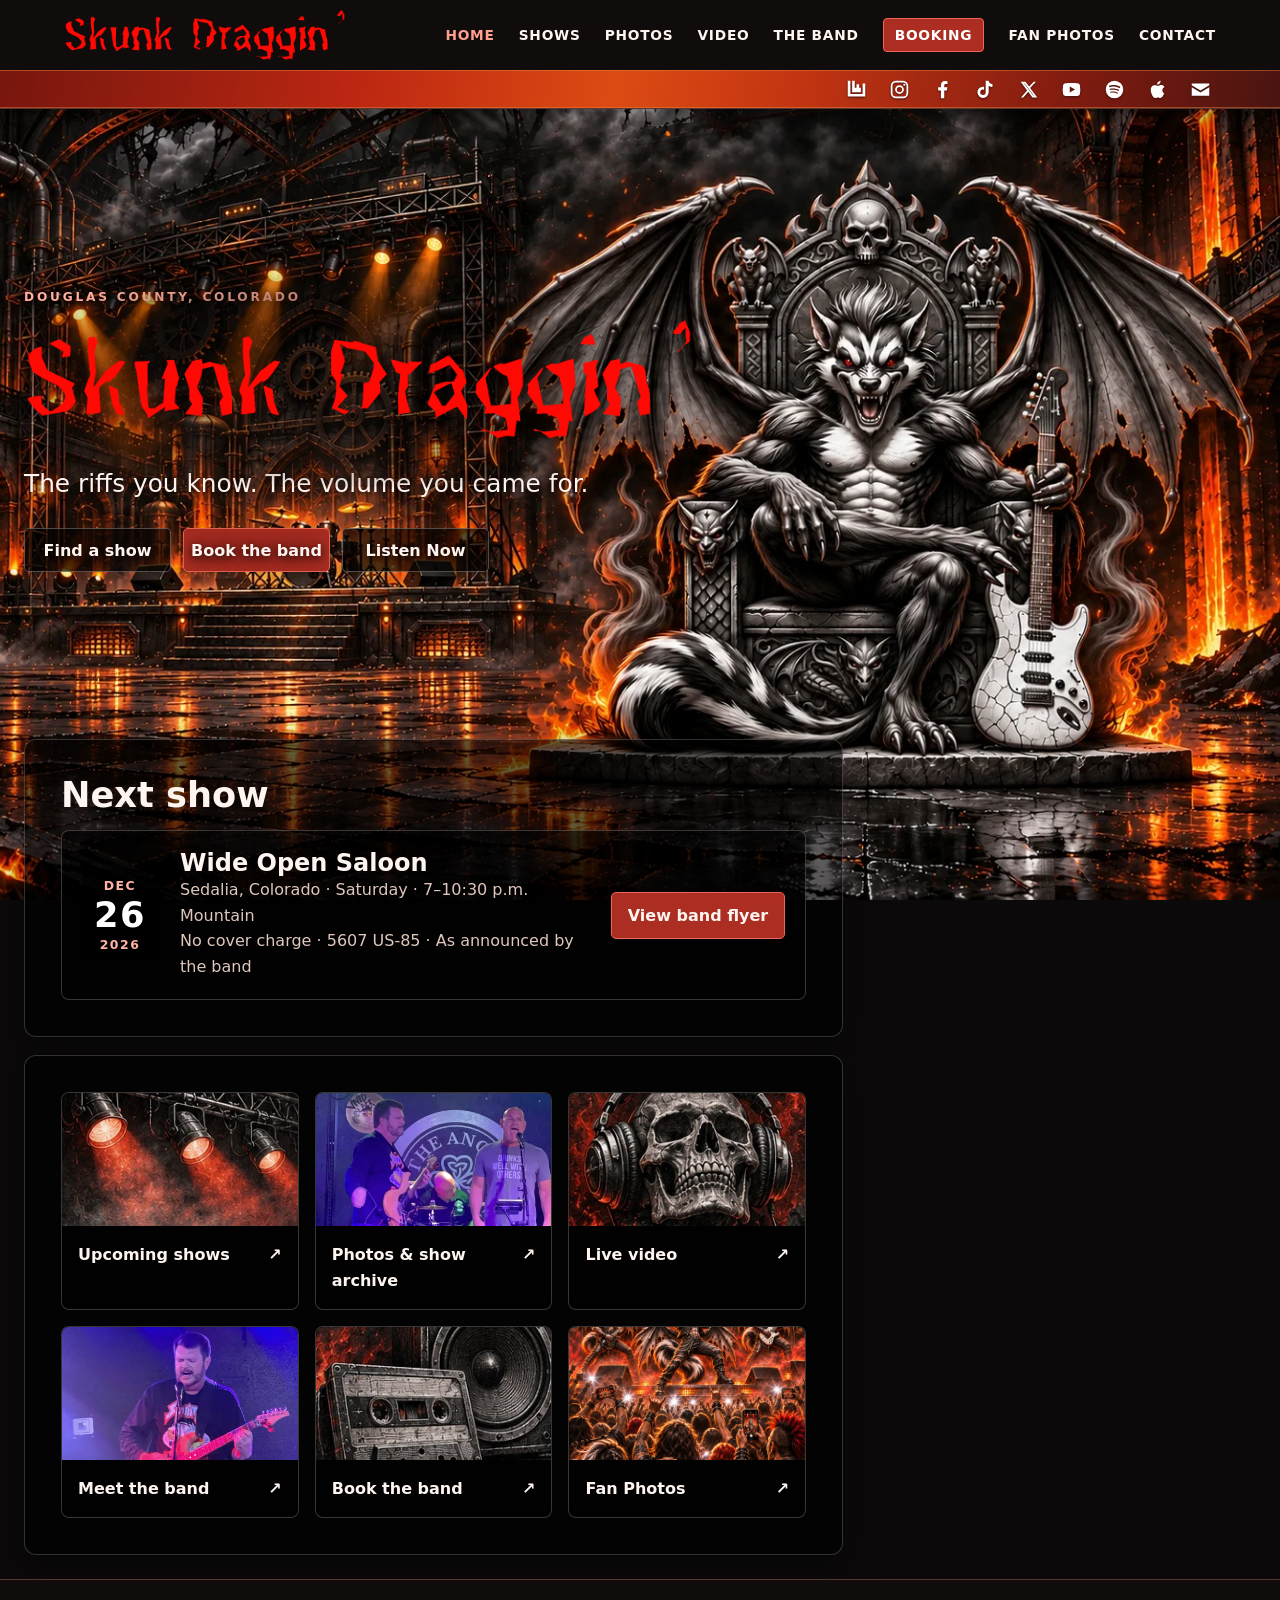
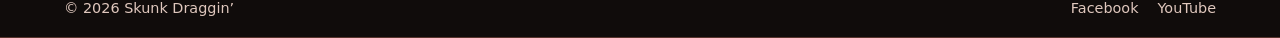
<file: docs/index.html>
<!doctype html>
<html lang="en"><head><meta charset="utf-8"><meta name="viewport" content="width=device-width, initial-scale=1"><meta name="robots" content="noindex,nofollow,noarchive,noimageindex"><title>Home | Skunk Draggin’</title><link rel="stylesheet" href="style.css?v=fan-contact"></head>
<body><a class="skip" href="#main">Skip to content</a><header><div class="wrap bar"><a class="band-wordmark" href="index.html"><img src="assets/wordmark.png" width="1540" height="274" alt="Skunk Draggin’ home"></a><nav aria-label="Main navigation"><a href="index.html" aria-current="page">Home</a><a href="shows.html">Shows</a><a href="photos.html">Photos</a><a href="media.html">Video</a><a href="band.html">The Band</a><a href="booking.html">Booking</a><a href="fan.html">Fan Photos</a><a href="contact.html">Contact</a></nav></div><div class="social-strip"><nav class="wrap" aria-label="Band social media"><span class="social-icon" role="img" aria-label="Bandsintown" title="Bandsintown"><svg aria-hidden="true" focusable="false"><use href="assets/social-icons.svg#bandsintown"></use></svg></span><span class="social-icon" role="img" aria-label="Instagram" title="Instagram"><svg aria-hidden="true" focusable="false"><use href="assets/social-icons.svg#instagram"></use></svg></span><a class="social-icon" href="https://www.facebook.com/profile.php?id=61583806856673" aria-label="Skunk Draggin’ on Facebook" title="Skunk Draggin’ on Facebook"><svg aria-hidden="true" focusable="false"><use href="assets/social-icons.svg#facebook"></use></svg></a><a class="social-icon" href="https://www.tiktok.com/search?q=Skunk%20Draggin" aria-label="Search TikTok for Skunk Draggin’" title="Search TikTok for Skunk Draggin’"><svg aria-hidden="true" focusable="false"><use href="assets/social-icons.svg#tiktok"></use></svg></a><span class="social-icon" role="img" aria-label="X" title="X"><svg aria-hidden="true" focusable="false"><use href="assets/social-icons.svg#x"></use></svg></span><span class="social-icon" role="img" aria-label="YouTube" title="YouTube"><svg aria-hidden="true" focusable="false"><use href="assets/social-icons.svg#youtube"></use></svg></span><span class="social-icon" role="img" aria-label="Spotify" title="Spotify"><svg aria-hidden="true" focusable="false"><use href="assets/social-icons.svg#spotify"></use></svg></span><span class="social-icon" role="img" aria-label="Apple Music" title="Apple Music"><svg aria-hidden="true" focusable="false"><use href="assets/social-icons.svg#apple"></use></svg></span><span class="social-icon" role="img" aria-label="Email" title="Email"><svg aria-hidden="true" focusable="false"><use href="assets/social-icons.svg#email"></use></svg></span></nav></div></header><main id="main"><section class="hero"><div class="wrap"><p class="kicker">Douglas County, Colorado</p><h1><img src="assets/wordmark.png" alt="Skunk Draggin’"></h1><p class="lede">The riffs you know. The volume you came for.</p><div class="actions"><a class="button secondary" href="shows.html">Find a show</a><a class="button" href="booking.html">Book the band</a><a class="button secondary" href="media.html">Listen Now</a></div></div></section><section class="wrap home-section"><h2 class="section-title">Next show</h2><div class="show"><div class="date"><span>DEC</span><strong>26</strong><span>2026</span></div><div><h2>Wide Open Saloon</h2><p>Sedalia, Colorado · Saturday · 7–10:30 p.m. Mountain</p><p>No cover charge · 5607 US-85 · As announced by the band</p></div><a class="button" href="https://www.facebook.com/photo/?fbid=122153827305126895">View band flyer</a></div></section><section class="wrap home-section"><div class="features"><a class="feature" href="shows.html"><img src="assets/show-tile.jpg" alt=""><span>Upcoming shows <b aria-hidden="true">↗</b></span></a><a class="feature" href="photos.html"><img src="assets/group-stage.webp" alt="" style="object-position: center 49%; filter: brightness(1.15) contrast(1.06) saturate(.9)"><span>Photos & show archive <b aria-hidden="true">↗</b></span></a><a class="feature" href="media.html"><img src="assets/media-tile.jpg" alt=""><span>Live video <b aria-hidden="true">↗</b></span></a><a class="feature" href="band.html"><img src="assets/guitarist-stage.webp" alt="" style="object-position: center 21%; filter: brightness(1.13) contrast(1.08) saturate(.88)"><span>Meet the band <b aria-hidden="true">↗</b></span></a><a class="feature" href="booking.html"><img src="assets/booking-tile.jpg" alt=""><span>Book the band <b aria-hidden="true">↗</b></span></a><a class="feature" href="fan.html"><img src="assets/fan-crowd.webp" alt=""><span>Fan Photos <b aria-hidden="true">↗</b></span></a></div></section></main><footer><div class="wrap bar"><span>© 2026 Skunk Draggin’</span><nav aria-label="Footer links"><a href="https://www.facebook.com/profile.php?id=61583806856673">Facebook</a><a href="https://www.youtube.com/@SkunkDraggin">YouTube</a></nav></div></footer></body></html>
</file>
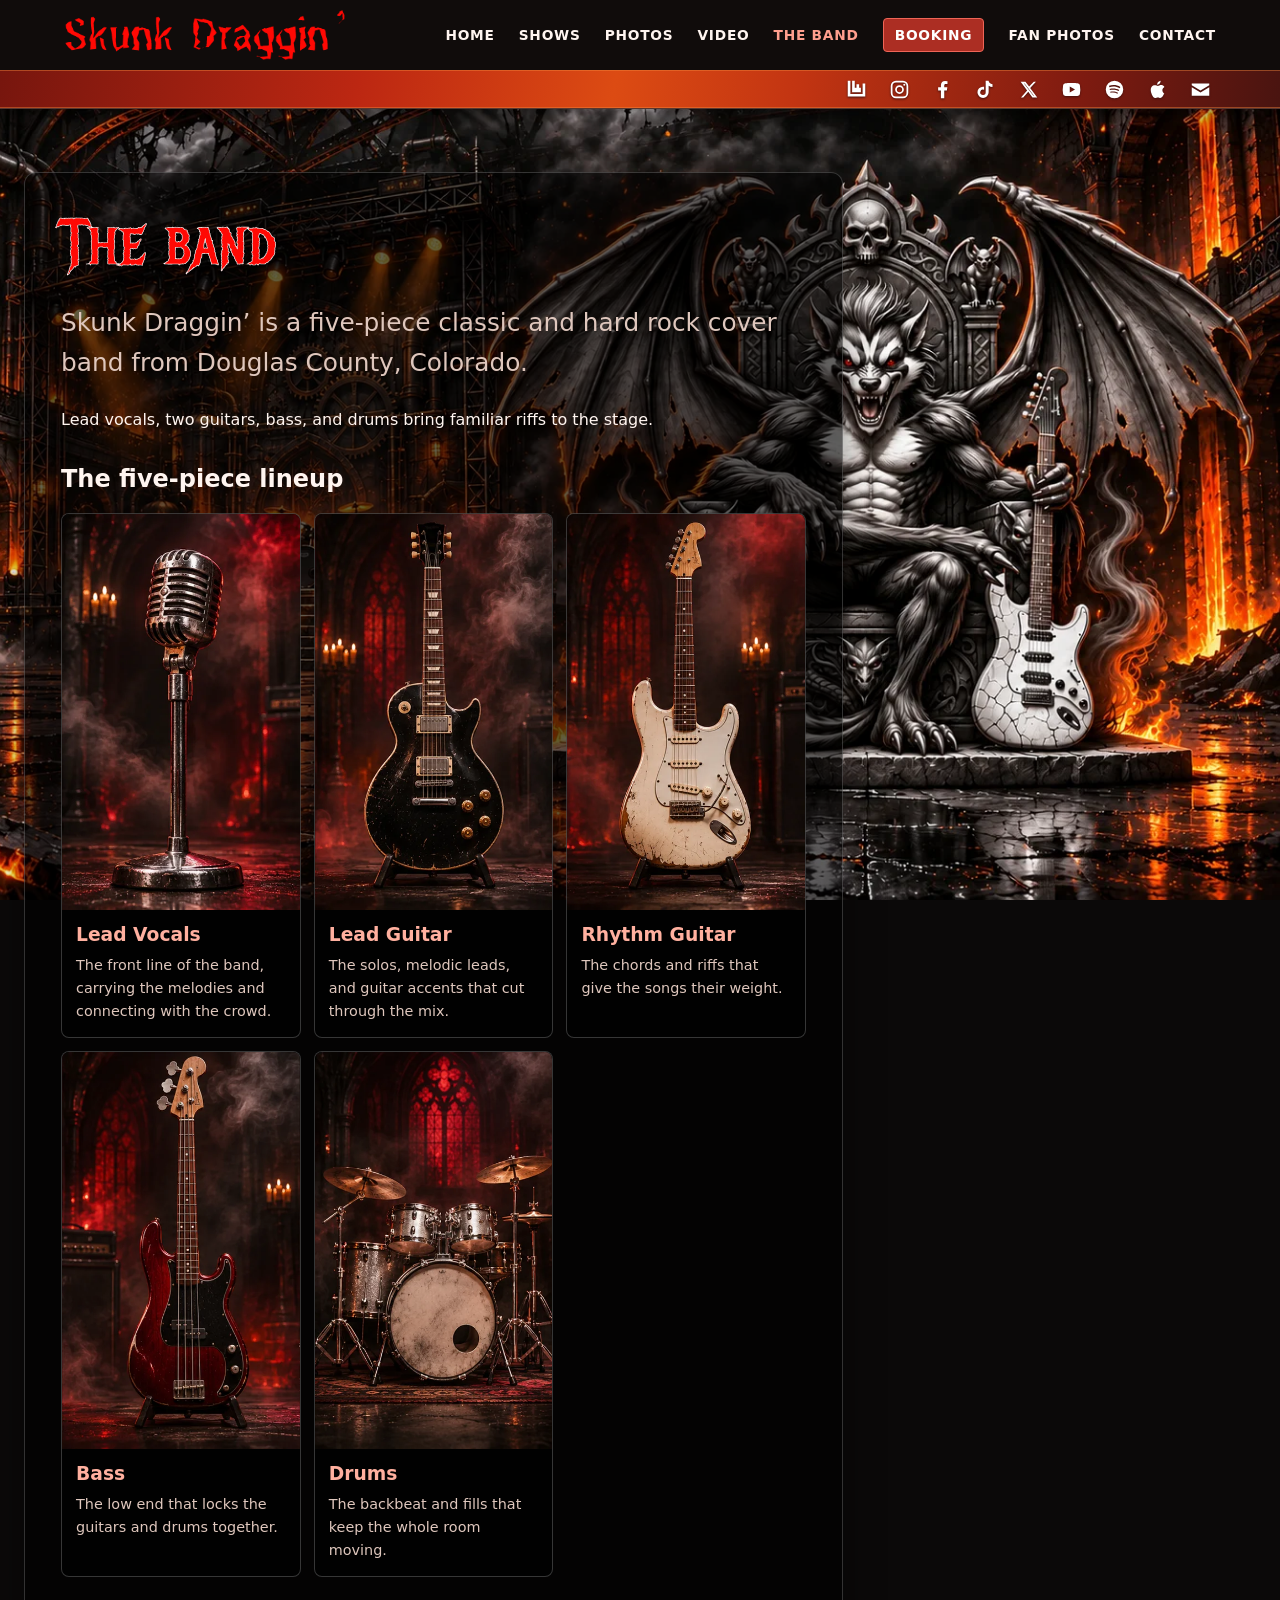
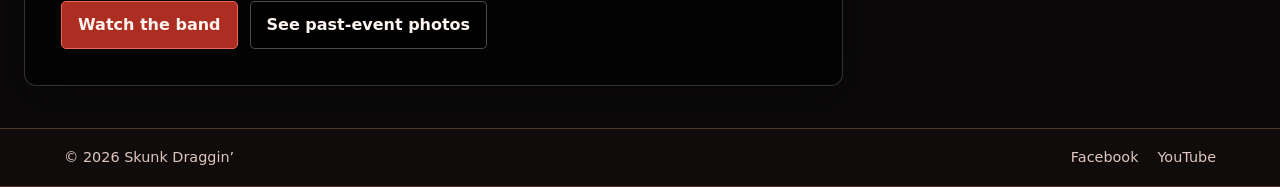
<file: docs/band.html>
<!doctype html>
<html lang="en"><head><meta charset="utf-8"><meta name="viewport" content="width=device-width, initial-scale=1"><meta name="robots" content="noindex,nofollow,noarchive,noimageindex"><title>The Band | Skunk Draggin’</title><link rel="stylesheet" href="style.css?v=room-for-intro"></head>
<body><a class="skip" href="#main">Skip to content</a><header><div class="wrap bar"><a class="band-wordmark" href="index.html"><img src="assets/wordmark.png" width="1540" height="274" alt="Skunk Draggin’ home"></a><nav aria-label="Main navigation"><a href="index.html">Home</a><a href="shows.html">Shows</a><a href="photos.html">Photos</a><a href="media.html">Video</a><a href="band.html" aria-current="page">The Band</a><a href="booking.html">Booking</a><a href="fan.html">Fan Photos</a><a href="contact.html">Contact</a></nav></div><div class="social-strip"><nav class="wrap" aria-label="Band social media"><span class="social-icon" role="img" aria-label="Bandsintown" title="Bandsintown"><svg aria-hidden="true" focusable="false"><use href="assets/social-icons.svg#bandsintown"></use></svg></span><span class="social-icon" role="img" aria-label="Instagram" title="Instagram"><svg aria-hidden="true" focusable="false"><use href="assets/social-icons.svg#instagram"></use></svg></span><a class="social-icon" href="https://www.facebook.com/profile.php?id=61583806856673" aria-label="Skunk Draggin’ on Facebook" title="Skunk Draggin’ on Facebook"><svg aria-hidden="true" focusable="false"><use href="assets/social-icons.svg#facebook"></use></svg></a><a class="social-icon" href="https://www.tiktok.com/search?q=Skunk%20Draggin" aria-label="Search TikTok for Skunk Draggin’" title="Search TikTok for Skunk Draggin’"><svg aria-hidden="true" focusable="false"><use href="assets/social-icons.svg#tiktok"></use></svg></a><span class="social-icon" role="img" aria-label="X" title="X"><svg aria-hidden="true" focusable="false"><use href="assets/social-icons.svg#x"></use></svg></span><span class="social-icon" role="img" aria-label="YouTube" title="YouTube"><svg aria-hidden="true" focusable="false"><use href="assets/social-icons.svg#youtube"></use></svg></span><span class="social-icon" role="img" aria-label="Spotify" title="Spotify"><svg aria-hidden="true" focusable="false"><use href="assets/social-icons.svg#spotify"></use></svg></span><span class="social-icon" role="img" aria-label="Apple Music" title="Apple Music"><svg aria-hidden="true" focusable="false"><use href="assets/social-icons.svg#apple"></use></svg></span><span class="social-icon" role="img" aria-label="Email" title="Email"><svg aria-hidden="true" focusable="false"><use href="assets/social-icons.svg#email"></use></svg></span></nav></div></header><main id="main"><section class="wrap inner"><h1>The band</h1><p class="lede">Skunk Draggin’ is a five-piece classic and hard rock cover band from Douglas County, Colorado.</p><p>Lead vocals, two guitars, bass, and drums bring familiar riffs to the stage.</p><section class="lineup" aria-labelledby="lineup-heading"><h2 id="lineup-heading">The five-piece lineup</h2><div class="lineup-grid"><article class="lineup-card"><img src="assets/vocals.webp" alt="" width="430" height="717" loading="lazy"><div><h3>Lead Vocals</h3><p>The front line of the band, carrying the melodies and connecting with the crowd.</p></div></article><article class="lineup-card"><img src="assets/lead-guitar.webp" alt="" width="430" height="717" loading="lazy"><div><h3>Lead Guitar</h3><p>The solos, melodic leads, and guitar accents that cut through the mix.</p></div></article><article class="lineup-card"><img src="assets/rhythm-guitar.webp" alt="" width="430" height="717" loading="lazy"><div><h3>Rhythm Guitar</h3><p>The chords and riffs that give the songs their weight.</p></div></article><article class="lineup-card"><img src="assets/bass.webp" alt="" width="430" height="717" loading="lazy"><div><h3>Bass</h3><p>The low end that locks the guitars and drums together.</p></div></article><article class="lineup-card"><img src="assets/drums.webp" alt="" width="430" height="717" loading="lazy"><div><h3>Drums</h3><p>The backbeat and fills that keep the whole room moving.</p></div></article></div></section><div class="actions"><a class="button" href="media.html">Watch the band</a><a class="button secondary" href="photos.html">See past-event photos</a></div></section></main><footer><div class="wrap bar"><span>© 2026 Skunk Draggin’</span><nav aria-label="Footer links"><a href="https://www.facebook.com/profile.php?id=61583806856673">Facebook</a><a href="https://www.youtube.com/@SkunkDraggin">YouTube</a></nav></div></footer></body></html>
</file>
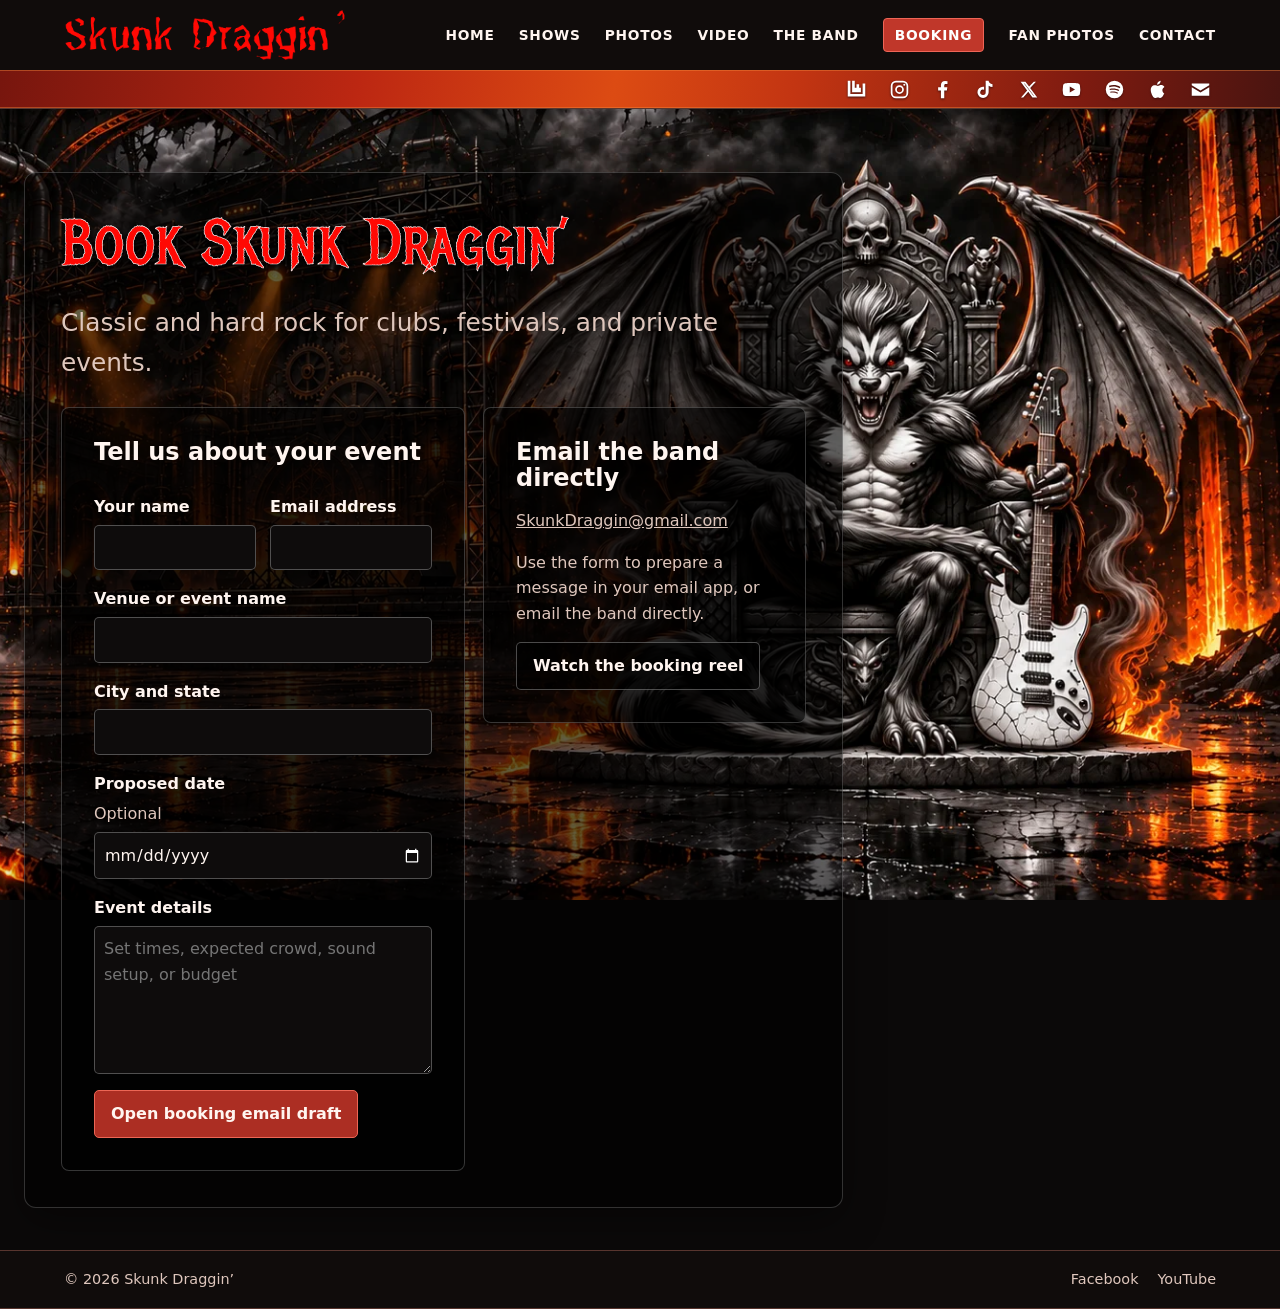
<file: docs/booking.html>
<!doctype html>
<html lang="en"><head><meta charset="utf-8"><meta name="viewport" content="width=device-width, initial-scale=1"><meta name="robots" content="noindex,nofollow,noarchive,noimageindex"><title>Booking | Skunk Draggin’</title><link rel="stylesheet" href="style.css?v=room-for-intro"></head>
<body><a class="skip" href="#main">Skip to content</a><header><div class="wrap bar"><a class="band-wordmark" href="index.html"><img src="assets/wordmark.png" width="1540" height="274" alt="Skunk Draggin’ home"></a><nav aria-label="Main navigation"><a href="index.html">Home</a><a href="shows.html">Shows</a><a href="photos.html">Photos</a><a href="media.html">Video</a><a href="band.html">The Band</a><a href="booking.html" aria-current="page">Booking</a><a href="fan.html">Fan Photos</a><a href="contact.html">Contact</a></nav></div><div class="social-strip"><nav class="wrap" aria-label="Band social media"><span class="social-icon" role="img" aria-label="Bandsintown" title="Bandsintown"><svg aria-hidden="true" focusable="false"><use href="assets/social-icons.svg#bandsintown"></use></svg></span><span class="social-icon" role="img" aria-label="Instagram" title="Instagram"><svg aria-hidden="true" focusable="false"><use href="assets/social-icons.svg#instagram"></use></svg></span><a class="social-icon" href="https://www.facebook.com/profile.php?id=61583806856673" aria-label="Skunk Draggin’ on Facebook" title="Skunk Draggin’ on Facebook"><svg aria-hidden="true" focusable="false"><use href="assets/social-icons.svg#facebook"></use></svg></a><a class="social-icon" href="https://www.tiktok.com/search?q=Skunk%20Draggin" aria-label="Search TikTok for Skunk Draggin’" title="Search TikTok for Skunk Draggin’"><svg aria-hidden="true" focusable="false"><use href="assets/social-icons.svg#tiktok"></use></svg></a><span class="social-icon" role="img" aria-label="X" title="X"><svg aria-hidden="true" focusable="false"><use href="assets/social-icons.svg#x"></use></svg></span><span class="social-icon" role="img" aria-label="YouTube" title="YouTube"><svg aria-hidden="true" focusable="false"><use href="assets/social-icons.svg#youtube"></use></svg></span><span class="social-icon" role="img" aria-label="Spotify" title="Spotify"><svg aria-hidden="true" focusable="false"><use href="assets/social-icons.svg#spotify"></use></svg></span><span class="social-icon" role="img" aria-label="Apple Music" title="Apple Music"><svg aria-hidden="true" focusable="false"><use href="assets/social-icons.svg#apple"></use></svg></span><span class="social-icon" role="img" aria-label="Email" title="Email"><svg aria-hidden="true" focusable="false"><use href="assets/social-icons.svg#email"></use></svg></span></nav></div></header><main id="main"><section class="wrap inner"><h1>Book Skunk Draggin’</h1><p class="lede">Classic and hard rock for clubs, festivals, and private events.</p><div class="contact-layout booking-options"><form class="band-form card" id="booking-inquiry">
<h2>Tell us about your event</h2>
<div class="form-fields">
<label>Your name<input name="name" autocomplete="name" required maxlength="100"></label>
<label>Email address<input type="email" name="email" autocomplete="email" required maxlength="254"></label>
</div>
<label>Venue or event name<input name="event" required maxlength="150"></label>
<label>City and state<input name="location" required maxlength="150"></label>
<label>Proposed date <span>Optional</span><input type="date" name="date"></label>
<label>Event details<textarea name="details" rows="5" required maxlength="1000" placeholder="Set times, expected crowd, sound setup, or budget"></textarea></label>
<button class="button" type="submit" disabled>Open booking email draft</button>
<p class="form-status" role="status"></p>
</form>
<aside class="card booking-email"><h2>Email the band directly</h2><p><a href="mailto:SkunkDraggin@gmail.com">SkunkDraggin@gmail.com</a></p><p>Use the form to prepare a message in your email app, or email the band directly.</p><a class="button secondary" href="media.html">Watch the booking reel</a></aside></div></section></main><footer><div class="wrap bar"><span>© 2026 Skunk Draggin’</span><nav aria-label="Footer links"><a href="https://www.facebook.com/profile.php?id=61583806856673">Facebook</a><a href="https://www.youtube.com/@SkunkDraggin">YouTube</a></nav></div></footer><script src="booking.js" defer></script></body></html>
</file>
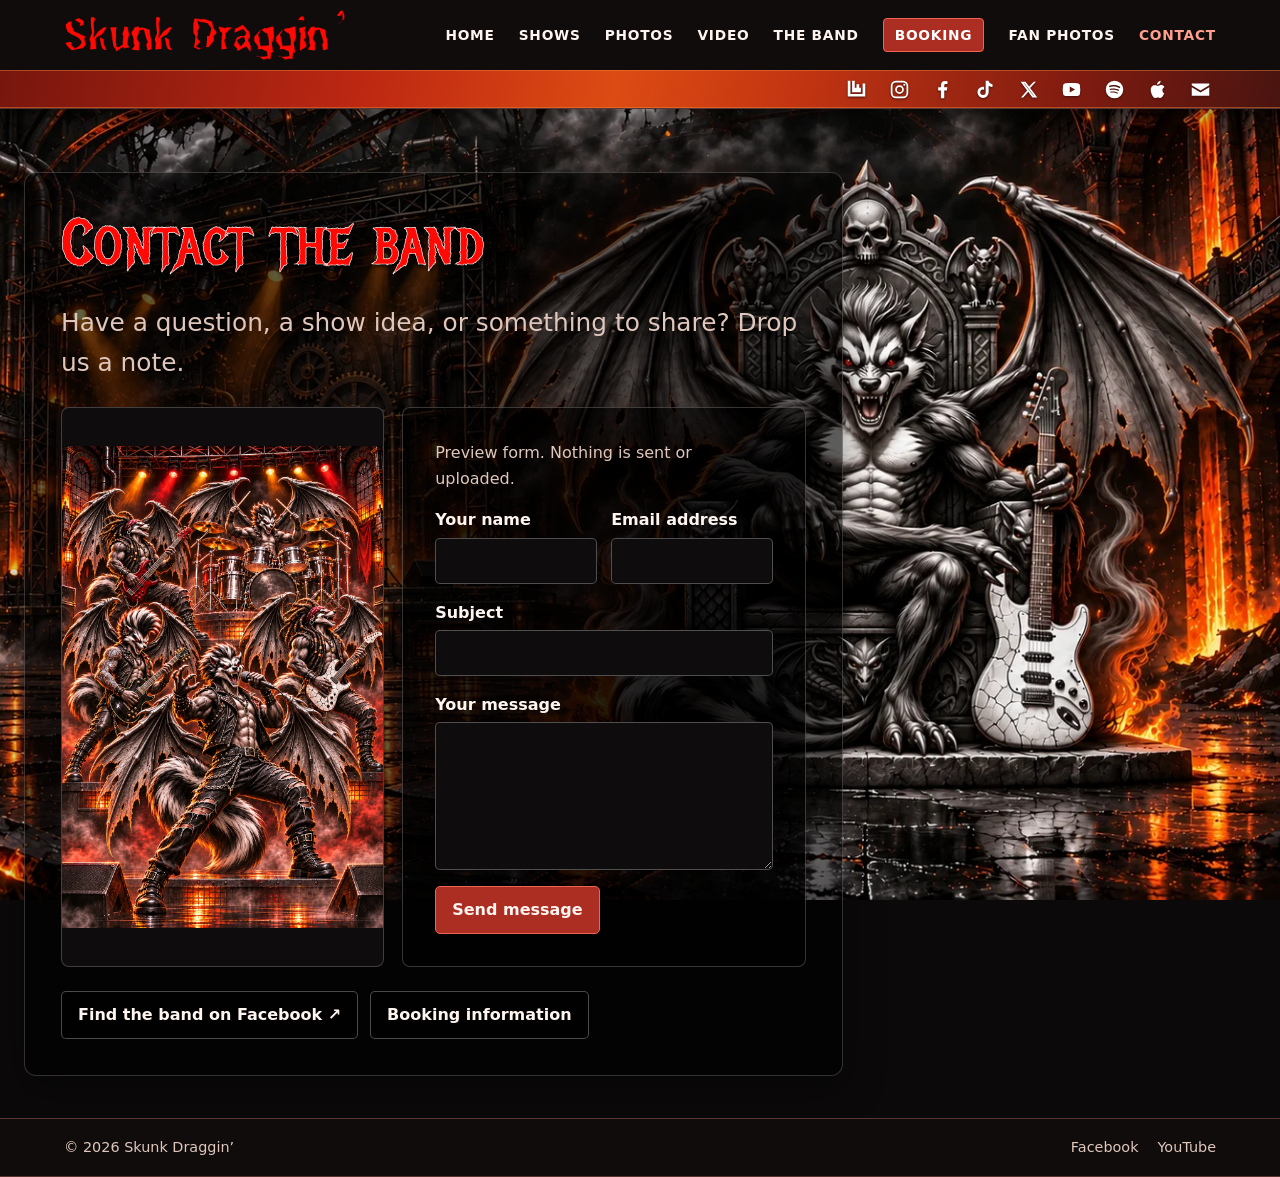
<file: docs/contact.html>
<!doctype html>
<html lang="en"><head><meta charset="utf-8"><meta name="viewport" content="width=device-width, initial-scale=1"><meta name="robots" content="noindex,nofollow,noarchive,noimageindex"><title>Contact | Skunk Draggin’</title><link rel="stylesheet" href="style.css?v=room-for-intro"></head>
<body><a class="skip" href="#main">Skip to content</a><header><div class="wrap bar"><a class="band-wordmark" href="index.html"><img src="assets/wordmark.png" width="1540" height="274" alt="Skunk Draggin’ home"></a><nav aria-label="Main navigation"><a href="index.html">Home</a><a href="shows.html">Shows</a><a href="photos.html">Photos</a><a href="media.html">Video</a><a href="band.html">The Band</a><a href="booking.html">Booking</a><a href="fan.html">Fan Photos</a><a href="contact.html" aria-current="page">Contact</a></nav></div><div class="social-strip"><nav class="wrap" aria-label="Band social media"><span class="social-icon" role="img" aria-label="Bandsintown" title="Bandsintown"><svg aria-hidden="true" focusable="false"><use href="assets/social-icons.svg#bandsintown"></use></svg></span><span class="social-icon" role="img" aria-label="Instagram" title="Instagram"><svg aria-hidden="true" focusable="false"><use href="assets/social-icons.svg#instagram"></use></svg></span><a class="social-icon" href="https://www.facebook.com/profile.php?id=61583806856673" aria-label="Skunk Draggin’ on Facebook" title="Skunk Draggin’ on Facebook"><svg aria-hidden="true" focusable="false"><use href="assets/social-icons.svg#facebook"></use></svg></a><a class="social-icon" href="https://www.tiktok.com/search?q=Skunk%20Draggin" aria-label="Search TikTok for Skunk Draggin’" title="Search TikTok for Skunk Draggin’"><svg aria-hidden="true" focusable="false"><use href="assets/social-icons.svg#tiktok"></use></svg></a><span class="social-icon" role="img" aria-label="X" title="X"><svg aria-hidden="true" focusable="false"><use href="assets/social-icons.svg#x"></use></svg></span><span class="social-icon" role="img" aria-label="YouTube" title="YouTube"><svg aria-hidden="true" focusable="false"><use href="assets/social-icons.svg#youtube"></use></svg></span><span class="social-icon" role="img" aria-label="Spotify" title="Spotify"><svg aria-hidden="true" focusable="false"><use href="assets/social-icons.svg#spotify"></use></svg></span><span class="social-icon" role="img" aria-label="Apple Music" title="Apple Music"><svg aria-hidden="true" focusable="false"><use href="assets/social-icons.svg#apple"></use></svg></span><span class="social-icon" role="img" aria-label="Email" title="Email"><svg aria-hidden="true" focusable="false"><use href="assets/social-icons.svg#email"></use></svg></span></nav></div></header><main id="main"><section class="wrap inner"><h1>Contact the band</h1><p class="lede">Have a question, a show idea, or something to share? Drop us a note.</p>
<div class="contact-layout"><figure class="contact-art"><img src="assets/band-onstage-portrait.webp" width="1024" height="1536" alt="Illustration of five winged Skunk Draggin’ mascots performing together onstage"></figure><form class="band-form card" data-demo-form aria-describedby="preview-notice">
<p class="form-notice" id="preview-notice">Preview form. Nothing is sent or uploaded.</p>
 <div class="form-fields">
  <label>Your name<input type="text" name="name" autocomplete="name" required maxlength="100"></label>
  <label>Email address<input type="email" name="email" autocomplete="email" required maxlength="254"></label>
 </div>
 <label>Subject<input type="text" name="subject" required maxlength="150"></label>
 <label>Your message<textarea name="message" rows="5" required maxlength="3000"></textarea></label>
 <button type="submit" class="button" disabled>Send message</button><p class="form-status" role="status" aria-live="polite"></p>
</form></div><div class="actions"><a class="button secondary" href="https://www.facebook.com/profile.php?id=61583806856673">Find the band on Facebook ↗</a><a class="button secondary" href="booking.html">Booking information</a></div></section></main><footer><div class="wrap bar"><span>© 2026 Skunk Draggin’</span><nav aria-label="Footer links"><a href="https://www.facebook.com/profile.php?id=61583806856673">Facebook</a><a href="https://www.youtube.com/@SkunkDraggin">YouTube</a></nav></div></footer><script src="demo-forms.js" defer></script></body></html>
</file>
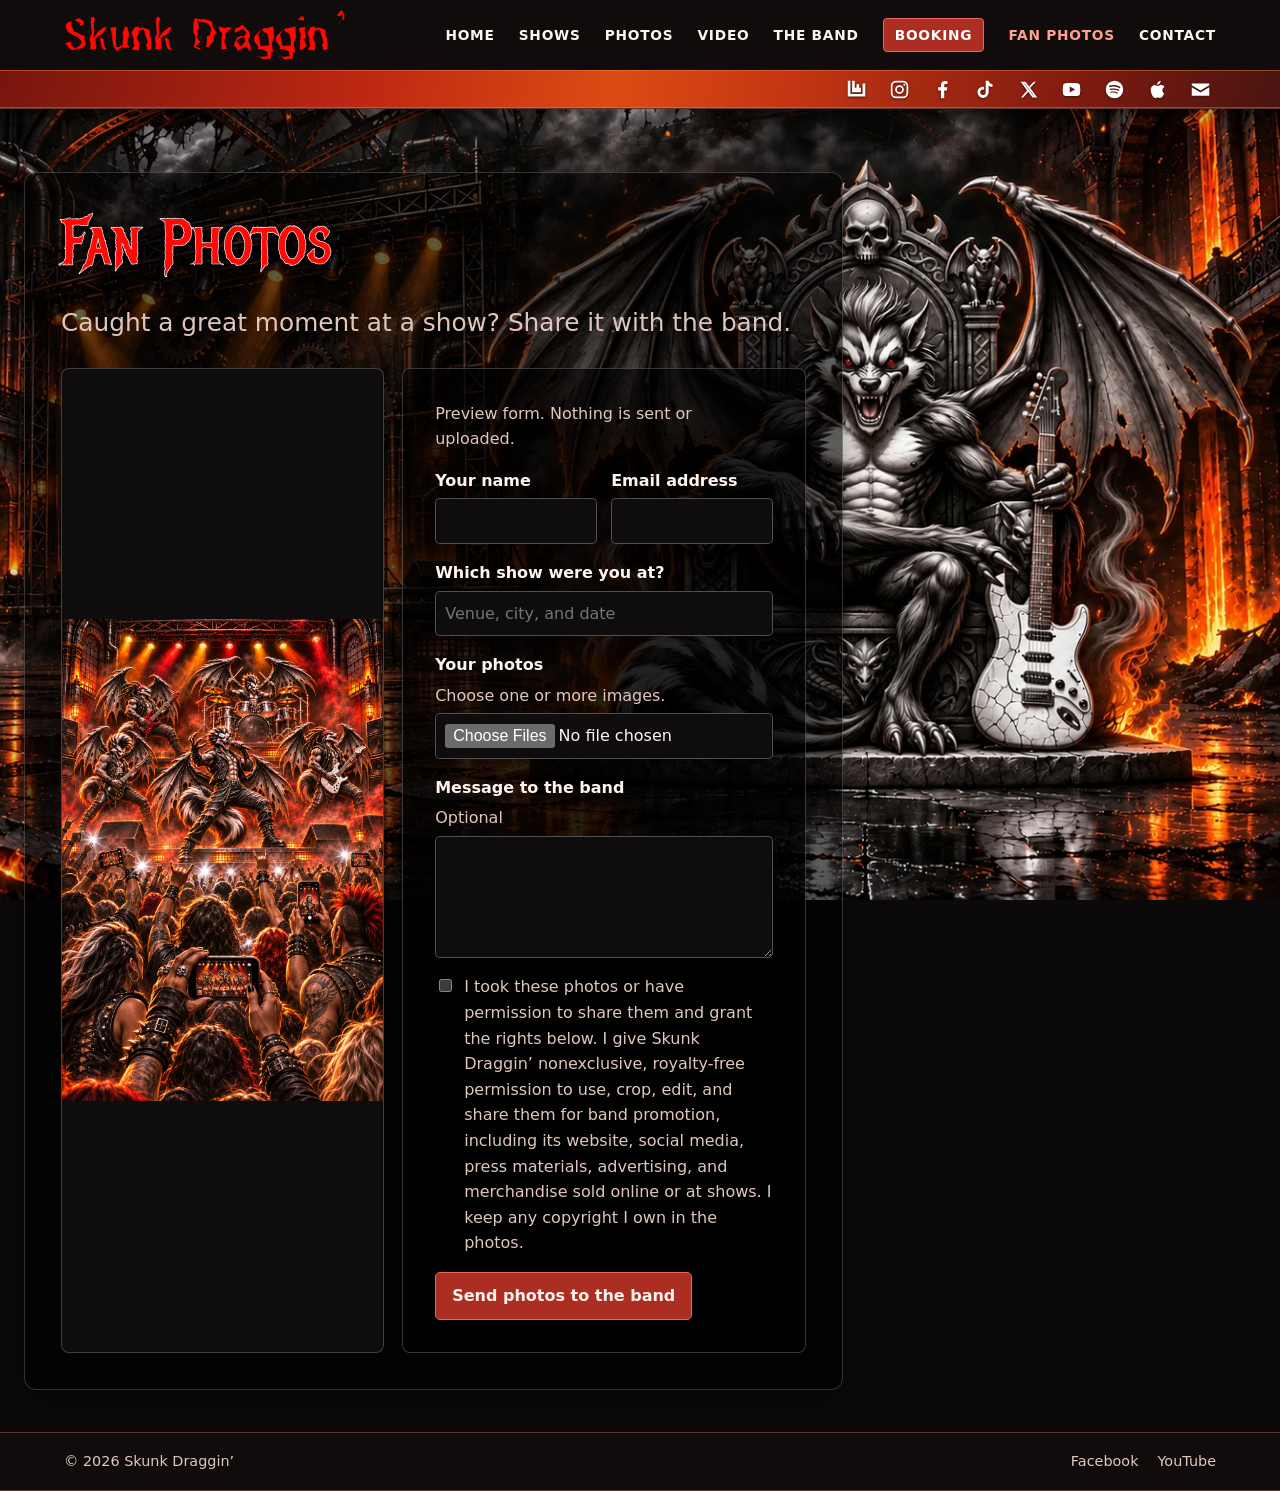
<file: docs/fan.html>
<!doctype html>
<html lang="en"><head><meta charset="utf-8"><meta name="viewport" content="width=device-width, initial-scale=1"><meta name="robots" content="noindex,nofollow,noarchive,noimageindex"><title>Fan Photos | Skunk Draggin’</title><link rel="stylesheet" href="style.css?v=room-for-intro"></head>
<body><a class="skip" href="#main">Skip to content</a><header><div class="wrap bar"><a class="band-wordmark" href="index.html"><img src="assets/wordmark.png" width="1540" height="274" alt="Skunk Draggin’ home"></a><nav aria-label="Main navigation"><a href="index.html">Home</a><a href="shows.html">Shows</a><a href="photos.html">Photos</a><a href="media.html">Video</a><a href="band.html">The Band</a><a href="booking.html">Booking</a><a href="fan.html" aria-current="page">Fan Photos</a><a href="contact.html">Contact</a></nav></div><div class="social-strip"><nav class="wrap" aria-label="Band social media"><span class="social-icon" role="img" aria-label="Bandsintown" title="Bandsintown"><svg aria-hidden="true" focusable="false"><use href="assets/social-icons.svg#bandsintown"></use></svg></span><span class="social-icon" role="img" aria-label="Instagram" title="Instagram"><svg aria-hidden="true" focusable="false"><use href="assets/social-icons.svg#instagram"></use></svg></span><a class="social-icon" href="https://www.facebook.com/profile.php?id=61583806856673" aria-label="Skunk Draggin’ on Facebook" title="Skunk Draggin’ on Facebook"><svg aria-hidden="true" focusable="false"><use href="assets/social-icons.svg#facebook"></use></svg></a><a class="social-icon" href="https://www.tiktok.com/search?q=Skunk%20Draggin" aria-label="Search TikTok for Skunk Draggin’" title="Search TikTok for Skunk Draggin’"><svg aria-hidden="true" focusable="false"><use href="assets/social-icons.svg#tiktok"></use></svg></a><span class="social-icon" role="img" aria-label="X" title="X"><svg aria-hidden="true" focusable="false"><use href="assets/social-icons.svg#x"></use></svg></span><span class="social-icon" role="img" aria-label="YouTube" title="YouTube"><svg aria-hidden="true" focusable="false"><use href="assets/social-icons.svg#youtube"></use></svg></span><span class="social-icon" role="img" aria-label="Spotify" title="Spotify"><svg aria-hidden="true" focusable="false"><use href="assets/social-icons.svg#spotify"></use></svg></span><span class="social-icon" role="img" aria-label="Apple Music" title="Apple Music"><svg aria-hidden="true" focusable="false"><use href="assets/social-icons.svg#apple"></use></svg></span><span class="social-icon" role="img" aria-label="Email" title="Email"><svg aria-hidden="true" focusable="false"><use href="assets/social-icons.svg#email"></use></svg></span></nav></div></header><main id="main"><section class="wrap inner"><h1>Fan Photos</h1><p class="lede">Caught a great moment at a show? Share it with the band.</p><div class="contact-layout"><figure class="contact-art"><img src="assets/fan-crowd.webp" width="1024" height="1536" alt="Fans cheer and lift their phones to photograph the winged Skunk Draggin’ band onstage"></figure><form class="band-form card" data-demo-form aria-describedby="preview-notice">
<p class="form-notice" id="preview-notice">Preview form. Nothing is sent or uploaded.</p>
 <div class="form-fields">
  <label>Your name<input type="text" name="name" autocomplete="name" required maxlength="100"></label>
  <label>Email address<input type="email" name="email" autocomplete="email" required maxlength="254"></label>
 </div>
 <label>Which show were you at?<input type="text" name="show" required maxlength="200" placeholder="Venue, city, and date"></label>
 <label>Your photos <span>Choose one or more images.</span><input type="file" name="photos" accept="image/*" multiple required></label>
 <label>Message to the band <span>Optional</span><textarea name="message" rows="4" maxlength="2000"></textarea></label>
 <label class="photo-consent"><input type="checkbox" name="permission" required><span>I took these photos or have permission to share them and grant the rights below. I give Skunk Draggin’ nonexclusive, royalty-free permission to use, crop, edit, and share them for band promotion, including its website, social media, press materials, advertising, and merchandise sold online or at shows. I keep any copyright I own in the photos.</span></label>
 <button type="submit" class="button" disabled>Send photos to the band</button><p class="form-status" role="status" aria-live="polite"></p>
</form></div></section></main><footer><div class="wrap bar"><span>© 2026 Skunk Draggin’</span><nav aria-label="Footer links"><a href="https://www.facebook.com/profile.php?id=61583806856673">Facebook</a><a href="https://www.youtube.com/@SkunkDraggin">YouTube</a></nav></div></footer><script src="demo-forms.js" defer></script></body></html>
</file>
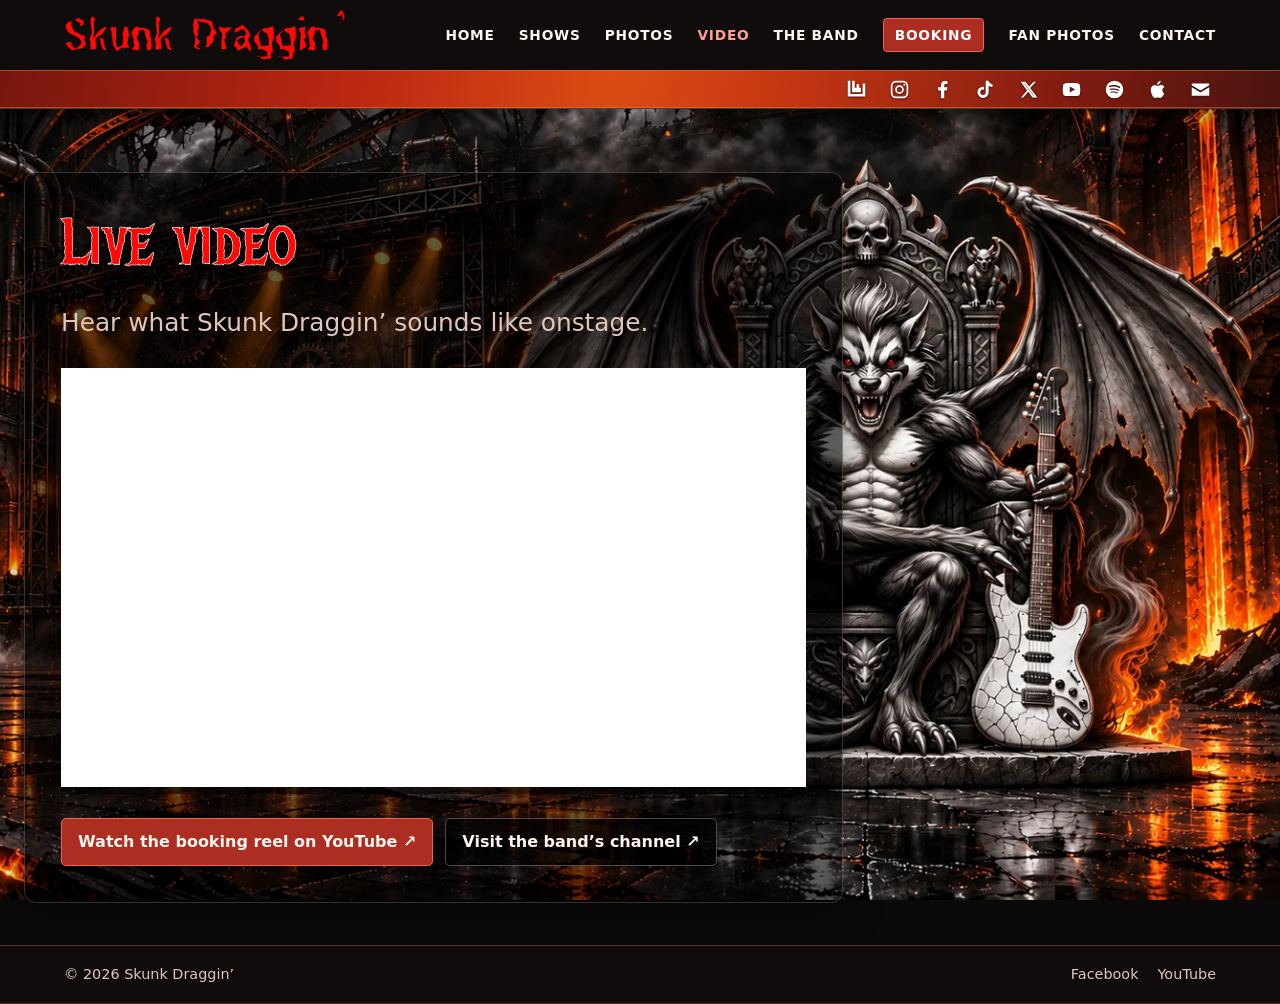
<file: docs/media.html>
<!doctype html>
<html lang="en"><head><meta charset="utf-8"><meta name="viewport" content="width=device-width, initial-scale=1"><meta name="robots" content="noindex,nofollow,noarchive,noimageindex"><title>Live video | Skunk Draggin’</title><link rel="stylesheet" href="style.css?v=room-for-intro"></head>
<body><a class="skip" href="#main">Skip to content</a><header><div class="wrap bar"><a class="band-wordmark" href="index.html"><img src="assets/wordmark.png" width="1540" height="274" alt="Skunk Draggin’ home"></a><nav aria-label="Main navigation"><a href="index.html">Home</a><a href="shows.html">Shows</a><a href="photos.html">Photos</a><a href="media.html" aria-current="page">Video</a><a href="band.html">The Band</a><a href="booking.html">Booking</a><a href="fan.html">Fan Photos</a><a href="contact.html">Contact</a></nav></div><div class="social-strip"><nav class="wrap" aria-label="Band social media"><span class="social-icon" role="img" aria-label="Bandsintown" title="Bandsintown"><svg aria-hidden="true" focusable="false"><use href="assets/social-icons.svg#bandsintown"></use></svg></span><span class="social-icon" role="img" aria-label="Instagram" title="Instagram"><svg aria-hidden="true" focusable="false"><use href="assets/social-icons.svg#instagram"></use></svg></span><a class="social-icon" href="https://www.facebook.com/profile.php?id=61583806856673" aria-label="Skunk Draggin’ on Facebook" title="Skunk Draggin’ on Facebook"><svg aria-hidden="true" focusable="false"><use href="assets/social-icons.svg#facebook"></use></svg></a><a class="social-icon" href="https://www.tiktok.com/search?q=Skunk%20Draggin" aria-label="Search TikTok for Skunk Draggin’" title="Search TikTok for Skunk Draggin’"><svg aria-hidden="true" focusable="false"><use href="assets/social-icons.svg#tiktok"></use></svg></a><span class="social-icon" role="img" aria-label="X" title="X"><svg aria-hidden="true" focusable="false"><use href="assets/social-icons.svg#x"></use></svg></span><span class="social-icon" role="img" aria-label="YouTube" title="YouTube"><svg aria-hidden="true" focusable="false"><use href="assets/social-icons.svg#youtube"></use></svg></span><span class="social-icon" role="img" aria-label="Spotify" title="Spotify"><svg aria-hidden="true" focusable="false"><use href="assets/social-icons.svg#spotify"></use></svg></span><span class="social-icon" role="img" aria-label="Apple Music" title="Apple Music"><svg aria-hidden="true" focusable="false"><use href="assets/social-icons.svg#apple"></use></svg></span><span class="social-icon" role="img" aria-label="Email" title="Email"><svg aria-hidden="true" focusable="false"><use href="assets/social-icons.svg#email"></use></svg></span></nav></div></header><main id="main"><section class="wrap inner"><h1>Live video</h1><p class="lede">Hear what Skunk Draggin’ sounds like onstage.</p><div class="video"><iframe src="https://www.youtube-nocookie.com/embed/yNd3CuY10b8" title="Skunk Draggin’ live booking reel" loading="lazy" allow="encrypted-media; picture-in-picture; web-share" allowfullscreen></iframe></div><div class="actions"><a class="button" href="https://youtu.be/yNd3CuY10b8">Watch the booking reel on YouTube ↗</a><a class="button secondary" href="https://www.youtube.com/@SkunkDraggin">Visit the band’s channel ↗</a></div></section></main><footer><div class="wrap bar"><span>© 2026 Skunk Draggin’</span><nav aria-label="Footer links"><a href="https://www.facebook.com/profile.php?id=61583806856673">Facebook</a><a href="https://www.youtube.com/@SkunkDraggin">YouTube</a></nav></div></footer></body></html>
</file>
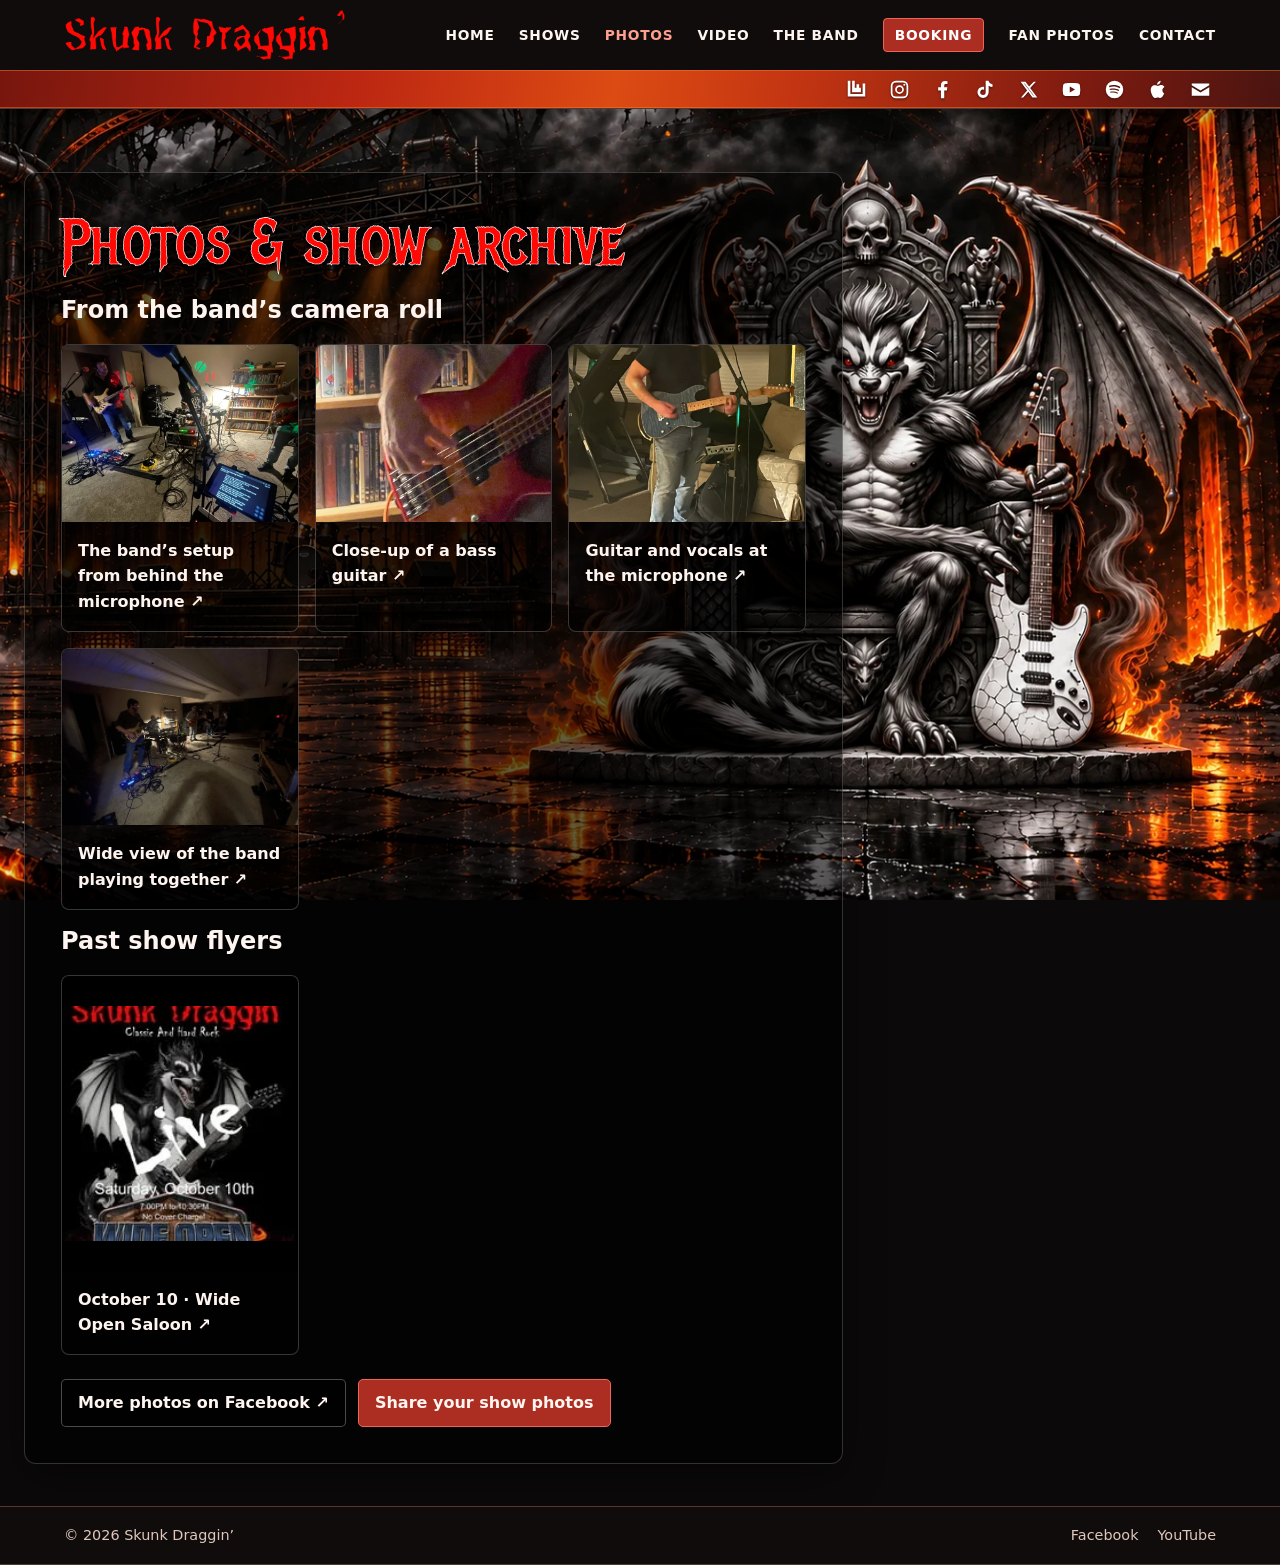
<file: docs/photos.html>
<!doctype html>
<html lang="en"><head><meta charset="utf-8"><meta name="viewport" content="width=device-width, initial-scale=1"><meta name="robots" content="noindex,nofollow,noarchive,noimageindex"><title>Photos & show archive | Skunk Draggin’</title><link rel="stylesheet" href="style.css?v=outlined-headings"></head>
<body><a class="skip" href="#main">Skip to content</a><header><div class="wrap bar"><a class="band-wordmark" href="index.html"><img src="assets/wordmark.png" width="1540" height="274" alt="Skunk Draggin’ home"></a><nav aria-label="Main navigation"><a href="index.html">Home</a><a href="shows.html">Shows</a><a href="photos.html" aria-current="page">Photos</a><a href="media.html">Video</a><a href="band.html">The Band</a><a href="booking.html">Booking</a><a href="fan.html">Fan Photos</a><a href="contact.html">Contact</a></nav></div><div class="social-strip"><nav class="wrap" aria-label="Band social media"><span class="social-icon" role="img" aria-label="Bandsintown" title="Bandsintown"><svg aria-hidden="true" focusable="false"><use href="assets/social-icons.svg#bandsintown"></use></svg></span><span class="social-icon" role="img" aria-label="Instagram" title="Instagram"><svg aria-hidden="true" focusable="false"><use href="assets/social-icons.svg#instagram"></use></svg></span><a class="social-icon" href="https://www.facebook.com/profile.php?id=61583806856673" aria-label="Skunk Draggin’ on Facebook" title="Skunk Draggin’ on Facebook"><svg aria-hidden="true" focusable="false"><use href="assets/social-icons.svg#facebook"></use></svg></a><a class="social-icon" href="https://www.tiktok.com/search?q=Skunk%20Draggin" aria-label="Search TikTok for Skunk Draggin’" title="Search TikTok for Skunk Draggin’"><svg aria-hidden="true" focusable="false"><use href="assets/social-icons.svg#tiktok"></use></svg></a><span class="social-icon" role="img" aria-label="X" title="X"><svg aria-hidden="true" focusable="false"><use href="assets/social-icons.svg#x"></use></svg></span><span class="social-icon" role="img" aria-label="YouTube" title="YouTube"><svg aria-hidden="true" focusable="false"><use href="assets/social-icons.svg#youtube"></use></svg></span><span class="social-icon" role="img" aria-label="Spotify" title="Spotify"><svg aria-hidden="true" focusable="false"><use href="assets/social-icons.svg#spotify"></use></svg></span><span class="social-icon" role="img" aria-label="Apple Music" title="Apple Music"><svg aria-hidden="true" focusable="false"><use href="assets/social-icons.svg#apple"></use></svg></span><span class="social-icon" role="img" aria-label="Email" title="Email"><svg aria-hidden="true" focusable="false"><use href="assets/social-icons.svg#email"></use></svg></span></nav></div></header><main id="main"><section class="wrap inner"><h1>Photos &amp; show archive</h1><h2>From the band’s camera roll</h2><div class="features photo-gallery"><a class="feature" href="https://www.facebook.com/photo/?fbid=122121459597126895"><img src="assets/live-122121459597126895.webp" alt="The band’s setup from behind the microphone" loading="lazy"><span>The band’s setup from behind the microphone ↗</span></a><a class="feature" href="https://www.facebook.com/photo/?fbid=122121459819126895"><img src="assets/live-122121459819126895.webp" alt="Close-up of a bass guitar" loading="lazy"><span>Close-up of a bass guitar ↗</span></a><a class="feature" href="https://www.facebook.com/photo/?fbid=122121459843126895"><img src="assets/live-122121459843126895.webp" alt="Guitar and vocals at the microphone" loading="lazy"><span>Guitar and vocals at the microphone ↗</span></a><a class="feature" href="https://www.facebook.com/photo/?fbid=122121459939126895"><img src="assets/live-122121459939126895.webp" alt="Wide view of the band playing together" loading="lazy"><span>Wide view of the band playing together ↗</span></a></div><h2>Past show flyers</h2><div class="features"><a class="feature archive-flyer" href="https://www.facebook.com/photo/?fbid=122147191239126895"><img src="assets/october-flyer.webp" alt="Flyer announcing the October 10, 2026 show at Wide Open Saloon"><span>October 10 · Wide Open Saloon ↗</span></a></div><div class="actions"><a class="button secondary" href="https://www.facebook.com/profile.php?id=61583806856673&sk=photos">More photos on Facebook ↗</a><a class="button" href="fan.html">Share your show photos</a></div></section></main><footer><div class="wrap bar"><span>© 2026 Skunk Draggin’</span><nav aria-label="Footer links"><a href="https://www.facebook.com/profile.php?id=61583806856673">Facebook</a><a href="https://www.youtube.com/@SkunkDraggin">YouTube</a></nav></div></footer></body></html>
</file>
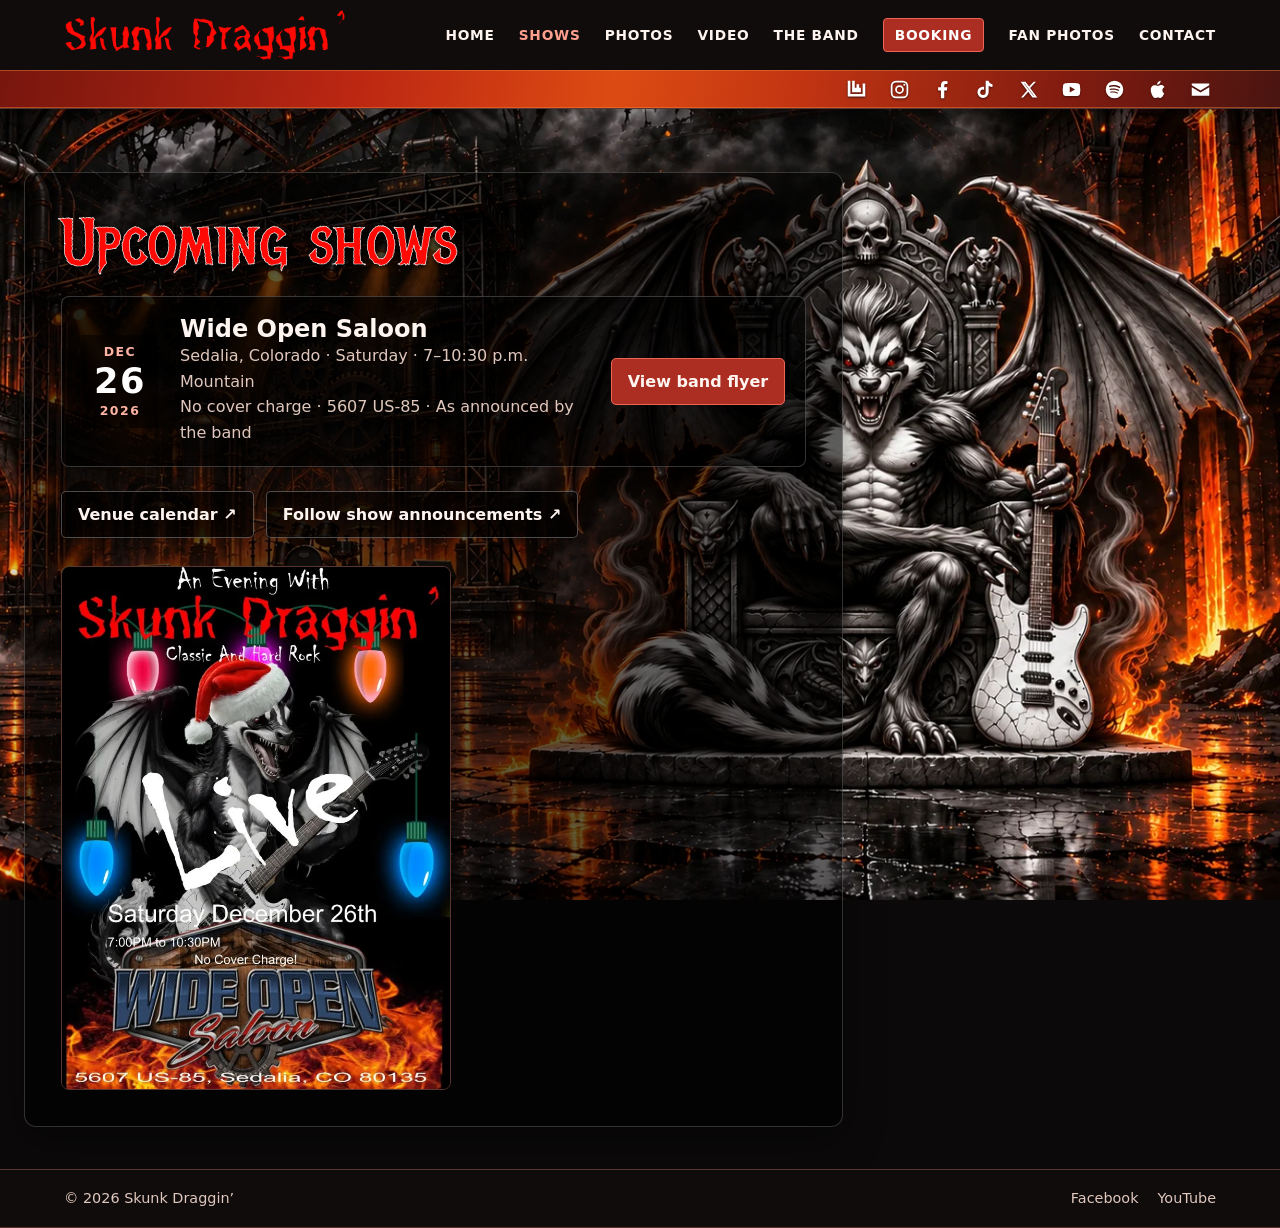
<file: docs/shows.html>
<!doctype html>
<html lang="en"><head><meta charset="utf-8"><meta name="viewport" content="width=device-width, initial-scale=1"><meta name="robots" content="noindex,nofollow,noarchive,noimageindex"><title>Shows | Skunk Draggin’</title><link rel="stylesheet" href="style.css?v=outlined-headings"></head>
<body><a class="skip" href="#main">Skip to content</a><header><div class="wrap bar"><a class="band-wordmark" href="index.html"><img src="assets/wordmark.png" width="1540" height="274" alt="Skunk Draggin’ home"></a><nav aria-label="Main navigation"><a href="index.html">Home</a><a href="shows.html" aria-current="page">Shows</a><a href="photos.html">Photos</a><a href="media.html">Video</a><a href="band.html">The Band</a><a href="booking.html">Booking</a><a href="fan.html">Fan Photos</a><a href="contact.html">Contact</a></nav></div><div class="social-strip"><nav class="wrap" aria-label="Band social media"><span class="social-icon" role="img" aria-label="Bandsintown" title="Bandsintown"><svg aria-hidden="true" focusable="false"><use href="assets/social-icons.svg#bandsintown"></use></svg></span><span class="social-icon" role="img" aria-label="Instagram" title="Instagram"><svg aria-hidden="true" focusable="false"><use href="assets/social-icons.svg#instagram"></use></svg></span><a class="social-icon" href="https://www.facebook.com/profile.php?id=61583806856673" aria-label="Skunk Draggin’ on Facebook" title="Skunk Draggin’ on Facebook"><svg aria-hidden="true" focusable="false"><use href="assets/social-icons.svg#facebook"></use></svg></a><a class="social-icon" href="https://www.tiktok.com/search?q=Skunk%20Draggin" aria-label="Search TikTok for Skunk Draggin’" title="Search TikTok for Skunk Draggin’"><svg aria-hidden="true" focusable="false"><use href="assets/social-icons.svg#tiktok"></use></svg></a><span class="social-icon" role="img" aria-label="X" title="X"><svg aria-hidden="true" focusable="false"><use href="assets/social-icons.svg#x"></use></svg></span><span class="social-icon" role="img" aria-label="YouTube" title="YouTube"><svg aria-hidden="true" focusable="false"><use href="assets/social-icons.svg#youtube"></use></svg></span><span class="social-icon" role="img" aria-label="Spotify" title="Spotify"><svg aria-hidden="true" focusable="false"><use href="assets/social-icons.svg#spotify"></use></svg></span><span class="social-icon" role="img" aria-label="Apple Music" title="Apple Music"><svg aria-hidden="true" focusable="false"><use href="assets/social-icons.svg#apple"></use></svg></span><span class="social-icon" role="img" aria-label="Email" title="Email"><svg aria-hidden="true" focusable="false"><use href="assets/social-icons.svg#email"></use></svg></span></nav></div></header><main id="main"><section class="wrap inner"><h1>Upcoming shows</h1><div class="show"><div class="date"><span>DEC</span><strong>26</strong><span>2026</span></div><div><h2>Wide Open Saloon</h2><p>Sedalia, Colorado · Saturday · 7–10:30 p.m. Mountain</p><p>No cover charge · 5607 US-85 · As announced by the band</p></div><a class="button" href="https://www.facebook.com/photo/?fbid=122153827305126895">View band flyer</a></div><div class="actions"><a class="button secondary" href="https://wideopensaloon.com/events">Venue calendar ↗</a><a class="button secondary" href="https://www.facebook.com/profile.php?id=61583806856673">Follow show announcements ↗</a></div><figure class="show-flyer"><a href="https://www.facebook.com/photo/?fbid=122153827305126895"><img src="assets/december-flyer.webp" alt="Skunk Draggin’ December 26 Wide Open Saloon flyer" loading="lazy"></a></figure></section></main><footer><div class="wrap bar"><span>© 2026 Skunk Draggin’</span><nav aria-label="Footer links"><a href="https://www.facebook.com/profile.php?id=61583806856673">Facebook</a><a href="https://www.youtube.com/@SkunkDraggin">YouTube</a></nav></div></footer></body></html>
</file>
<file: docs/style.css>
:root{color-scheme:dark;--bg:#0b0909;--panel:#171111;--ink:#fff5f0;--muted:#dfc7bd;--line:#58352e;--accent:#e54937}
*{box-sizing:border-box}body{margin:0;background:var(--bg);color:var(--ink);font:16px/1.6 system-ui,sans-serif}body:has(.inner){min-height:100vh;display:flex;flex-direction:column}main{flex:1}a{color:inherit}a:focus-visible{outline:3px solid #ffa279;outline-offset:4px}.wrap{width:min(1152px,calc(100% - 48px));margin:auto}.bar{display:flex;justify-content:space-between;align-items:center;gap:18px;flex-wrap:wrap;padding-block:17px}header,footer{background:#100c0b;border-block-end:1px solid var(--line)}footer{margin-top:24px;border-block-start:1px solid var(--line);color:var(--muted);font-size:.9rem}nav{display:flex;flex-wrap:wrap;gap:8px 19px}nav a,.brand{text-decoration:none}nav a:hover,nav a[aria-current]{color:#ff9f8e}.brand{font-weight:850;letter-spacing:.16em}.brand span{color:#ff9f8e;font-size:.68em}.hero{display:grid;align-items:center;min-height:clamp(500px,70vh,760px);background:linear-gradient(90deg,#0b0909 1%,#100909b8 42%,transparent 78%),linear-gradient(0deg,#0b0909,transparent 25%),url('assets/ember-stage.webp') center / cover no-repeat}.hero .wrap{padding-block:55px}.hero h1{margin:.4em 0;max-width:min(58%,680px)}.hero h1 img{display:block;width:100%;height:auto}.kicker{font-size:.76rem;letter-spacing:.23em;text-transform:uppercase;font-weight:800;color:#ffad9d}.lede{font-size:clamp(1.15rem,2.2vw,1.55rem);max-width:37rem;color:var(--muted)}.actions{display:flex;gap:12px;flex-wrap:wrap;margin-top:24px}.button{display:inline-block;background:#ac2e23;border:1px solid #ec6655;border-radius:5px;padding:10px 16px;font-weight:750;text-decoration:none}.button:hover{background:#c93a2e}.secondary{background:#1d1413;border-color:#865146}.secondary:hover{background:#33201d}.tiles{display:grid;grid-template-columns:repeat(auto-fit,minmax(min(100%,245px),1fr));gap:16px;padding-block:18px}.card,article{padding:clamp(20px,3vw,32px);background:var(--panel);border:1px solid var(--line);border-radius:8px}.card{max-width:680px;margin-top:26px}h1,h2{line-height:1.08}article h2,.card h2{margin:0 0 12px}article p,.card p,li{color:var(--muted)}.inner{padding-block:clamp(42px,9vw,110px)}.inner h1{font-size:clamp(2.6rem,7vw,5.5rem);margin:0 0 18px;letter-spacing:-.045em}.skip{position:absolute;top:5px;left:5px;transform:translateY(-150%);background:#fff;color:#000;padding:8px;z-index:3}.skip:focus{transform:none}@media(max-width:700px){.wrap{width:calc(100% - 30px)}.hero{min-height:610px;align-items:end;background-position:center,right,right center;background-image:linear-gradient(0deg,#0b0909 4%,#100909b8 39%,transparent 70%),linear-gradient(90deg,#0b090988,transparent),url('assets/ember-stage.webp')}.hero h1{max-width:100%}.hero .wrap{padding-bottom:26px}.bar{gap:10px}}
header{position:sticky;top:0;z-index:2;box-shadow:0 5px 22px #0008}.home-section{padding-block:20px}.section-title{font-size:clamp(1.6rem,3vw,2.2rem);margin:0 0 16px}.show{display:grid;grid-template-columns:auto 1fr auto;align-items:center;gap:22px;padding:20px;background:var(--panel);border:1px solid var(--line);border-radius:8px}.show h2,.show p{margin:0}.show p{color:var(--muted)}.date{display:grid;justify-items:center;min-width:76px;padding:7px 12px;background:#301512;color:#ffb3a4;font-size:.78rem;font-weight:800;letter-spacing:.12em}.date strong{font-size:2.2rem;color:#fff;line-height:1.1}.features{display:grid;grid-template-columns:repeat(3,minmax(0,1fr));gap:16px}.feature{border:1px solid var(--line);border-radius:8px;background:var(--panel);overflow:hidden;text-decoration:none}.feature img{width:100%;aspect-ratio:16/9;display:block;object-fit:cover}.feature span{display:flex;justify-content:space-between;padding:16px;color:var(--ink);font-weight:750}.feature:hover span{color:#ffab9b}.video{max-width:800px;aspect-ratio:16/9;background:#100c0b}.video iframe{border:0;width:100%;height:100%}.steps{padding-left:1.4rem;max-width:72ch}.steps li{margin-bottom:12px}.photo-gallery img{aspect-ratio:4/3}@media(max-width:700px){.show{grid-template-columns:auto 1fr;gap:14px}.show .button{grid-column:1/-1;justify-self:start}.features{grid-template-columns:repeat(2,minmax(0,1fr))}.feature span{padding:12px}}@media(max-width:390px){nav{gap:5px 12px}.feature span{font-size:.9rem}}
.show-flyer{margin:28px 0 0;max-width:390px}.show-flyer img{display:block;width:100%;height:auto;border:1px solid var(--line);border-radius:8px}.show-flyer figcaption{color:var(--muted);font-size:.85rem;padding-top:8px}.archive-flyer img{aspect-ratio:4/5;object-fit:contain;background:#100c0b}

/* One stationary stage under every page, independent of scrolling content. */
body { isolation: isolate; }
body::before {
  content: "";
  position: fixed;
  inset: 0;
  z-index: -1;
  background: #15100f url('assets/fixed-stage.webp') right center / cover no-repeat;
  pointer-events: none;
}
.hero,
main .hero { background: none; }
.hero .wrap { text-shadow: 0 2px 8px #100706, 0 0 28px #0b0909; }
.hero .lede { color: var(--ink); }
.home-section, .inner {
  border: 1px solid #92524370;
  border-radius: 12px;
  background: #100c0be8;
  box-shadow: 0 12px 40px #0006;
  padding: clamp(18px, 3vw, 36px);
  margin-bottom: 18px;
}
.inner { margin-top: clamp(30px, 7vh, 84px); }
.inner h1 { font-size: clamp(2.4rem, 5vw, 4.8rem); }
.lineup { margin-top: 34px; }
.lineup-grid {
  display: grid;
  grid-template-columns: repeat(3, minmax(0, 1fr));
  gap: 13px;
}
.lineup-card { padding: 0; overflow: hidden; }
.lineup-card img { display: block; width: 100%; height: auto; aspect-ratio: 3 / 5; object-fit: cover; }
.lineup-card div { padding: 14px; }
.lineup-card h3 { margin: 0; color: #ffb09f; line-height: 1.2; }
.lineup-card p { margin: 8px 0 0; font-size: .9rem; }
@media (min-width: 901px) {
  main > .wrap { width: min(64vw, 1060px); margin-left: max(24px, calc((100vw - 1350px) / 2)); margin-right: auto; }
  .hero .wrap { width: min(60vw, 1000px); margin-left: max(24px, calc((100vw - 1350px) / 2)); margin-right: auto; }
  .hero h1 { max-width: min(95%, 670px); }
}
@media (max-width: 900px) {
  body::before { background-position: 77% center; }
  main .inner { margin-top: 37vh; }
  .hero .wrap { padding-top: 200px; }
}
@media (max-width: 550px) {
  .lineup-grid { grid-template-columns: repeat(2, minmax(0,1fr)); }
}

header .bar {
  gap: 12px 24px;
  min-height: 64px;
  padding-block: 10px;
}
.band-wordmark {
  display: block;
  width: clamp(185px, 23vw, 282px);
  flex: none;
}
.band-wordmark img { display: block; width: 100%; height: auto; }
header nav[aria-label="Main navigation"] {
  gap: 8px clamp(12px, 2vw, 24px);
  font-size: .86rem;
  font-weight: 800;
  letter-spacing: .055em;
  text-transform: uppercase;
}
.social-strip { background: #a52420; }
.social-strip nav {
  justify-content: flex-end;
  align-items: center;
  min-height: 34px;
  gap: 18px;
  font-size: .83rem;
  font-weight: 750;
}
.social-strip a:hover { color: white; text-decoration: underline; }
@media (max-width: 700px) {
  header .bar { justify-content: center; }
  header nav[aria-label="Main navigation"] { justify-content: center; }
  .social-strip nav { justify-content: center; }
}

.social-strip {
  background: linear-gradient(100deg, #77160e 0%, #bc2712 28%, #dc4b13 48%, #c33512 62%, #7f1b10 84%, #491410 100%);
  border-block: 1px solid #f2863b70;
}
.social-strip nav { gap: clamp(2px, 1vw, 12px); }
.social-strip .social-icon {
  display: inline-grid;
  place-items: center;
  inline-size: 31px;
  block-size: 36px;
  color: #fff;
}
.social-icon svg { width: 21px; height: 21px; filter: drop-shadow(0 1px 1px #40100d); }
.social-strip a.social-icon:hover { background: #0003; }
.social-strip a.social-icon:focus-visible { outline-color: #181010; outline-offset: -3px; }
@media (max-width: 350px) {
  .social-strip .social-icon { inline-size: 27px; }
}

@font-face {
  font-family: "Metal Mania";
  src: url("assets/metal-mania.ttf") format("truetype");
  font-style: normal;
  font-weight: 400;
  font-display: swap;
}
.inner h1 {
  font-family: "Metal Mania", Georgia, serif;
  font-weight: 400;
  letter-spacing: .005em;
  color: #ff0904;
  text-shadow: 0 2px 5px #000, 0 0 18px #000a;
}
.home-section, .inner {
  background: rgb(0 0 0 / 62%);
  border-color: #ffffff30;
}
.feature, .show, .card, article {
  background: rgb(0 0 0 / 63%);
  border-color: #ffffff35;
}
.date { background: rgb(0 0 0 / 55%); }
.archive-flyer img, .video { background: rgb(0 0 0 / 55%); }
.button.secondary { background: rgb(0 0 0 / 68%); border-color: #ffffff4a; }
.button.secondary:hover { background: rgb(32 32 32 / 86%); }

header nav[aria-label="Main navigation"] { align-items: center; }
header nav[aria-label="Main navigation"] a[href="booking.html"] {
  display: inline-block;
  padding: 5px 11px;
  border: 1px solid #ee6557;
  border-radius: 4px;
  background: #ac2e23;
  color: #fff;
}
header nav[aria-label="Main navigation"] a[href="booking.html"]:is(:hover, [aria-current="page"]) {
  background: #c0372a;
}

.hero .actions {
  display: grid;
  grid-template-columns: repeat(3, minmax(0, 1fr));
  gap: clamp(5px, 1.6vw, 12px);
  width: min(100%, 465px);
}
.hero .actions .button {
  display: grid;
  place-items: center;
  padding: 8px 3px;
  min-height: 44px;
  text-align: center;
  font-size: clamp(.75rem, 3.5vw, 1rem);
  line-height: 1.2;
}

.hero h1 {
  position: relative;
  isolation: isolate;
}
.hero h1::before {
  content: "";
  position: absolute;
  z-index: -1;
  inset: -40% -7%;
  pointer-events: none;
  background: radial-gradient(ellipse at center, rgb(0 0 0 / 47%) 24%, rgb(0 0 0 / 29%) 53%, transparent 75%);
}
@media (max-width: 700px) {
  .hero h1::before { inset-inline: -3%; }
}

.band-form { display: grid; gap: 16px; }
.band-form .form-fields { display: grid; grid-template-columns: repeat(2, minmax(0, 1fr)); gap: 14px; }
.band-form label { display: grid; gap: 5px; font-weight: 700; }
.band-form label > span, .form-notice { color: var(--muted); font-weight: 400; }
.band-form input:not([type="checkbox"]), .band-form textarea {
  width: 100%;
  min-width: 0;
  background: #0e0c0c;
  color: var(--ink);
  border: 1px solid #ffffff46;
  padding: 9px;
  border-radius: 5px;
  font: inherit;
  font-weight: 400;
}
.band-form textarea { resize: vertical; }
.band-form .photo-consent { grid-template-columns: auto minmax(0, 1fr); align-items: start; gap: 9px; }
.photo-consent input { margin-top: .35em; accent-color: #dd483a; }
.band-form button { justify-self: start; color: var(--ink); cursor: pointer; font: inherit; font-weight: 750; }
.band-form button:disabled { opacity: .6; cursor: default; }
.band-form .form-status:empty { display: none; }
.contact-art { margin: 20px 0; }
.contact-art img { width: 100%; height: auto; display: block; border: 1px solid #ffffff36; border-radius: 8px; }
@media (max-width: 540px) { .band-form .form-fields { grid-template-columns: minmax(0, 1fr); } }
.contact-layout { display: grid; grid-template-columns: minmax(0, .8fr) minmax(0, 1fr); gap: 18px; align-items: start; }
.contact-layout .contact-art { margin: 0; }
.contact-layout .band-form { margin-top: 12px; }
@media (max-width: 1000px) { .contact-layout .form-fields { grid-template-columns: minmax(0, 1fr); } }
@media (max-width: 700px) {
  .contact-layout { grid-template-columns: minmax(0, 1fr); }
  .contact-layout .contact-art { max-width: 370px; }
}

.booking-options { margin-top: 24px; grid-template-columns: minmax(0, 1fr) minmax(0, .8fr); }
.booking-options > .card { margin-top: 0; }
.booking-email a { overflow-wrap: anywhere; }
@media (max-width: 700px) { .booking-options { grid-template-columns: minmax(0, 1fr); } }


@media (min-width: 701px) {
  .contact-layout:has(> .contact-art) { align-items: stretch; }
  .contact-layout > .contact-art { position: relative; }
  .contact-layout > .contact-art::before {
    content: "";
    display: block;
    aspect-ratio: 2 / 3;
  }
  .contact-layout > .contact-art img {
    position: absolute;
    inset: 0;
    height: 100%;
    object-fit: contain;
    background: #0e0c0c;
  }
}
.contact-layout > .band-form { margin: 0; align-content: start; }
.contact-layout > .band-form .form-notice { margin: 0; }

/* Fine outline around the subpage display headings. */
.inner h1 { -webkit-text-stroke: .65px #fff; }

.inner .lede { max-width: none; }
</file>
